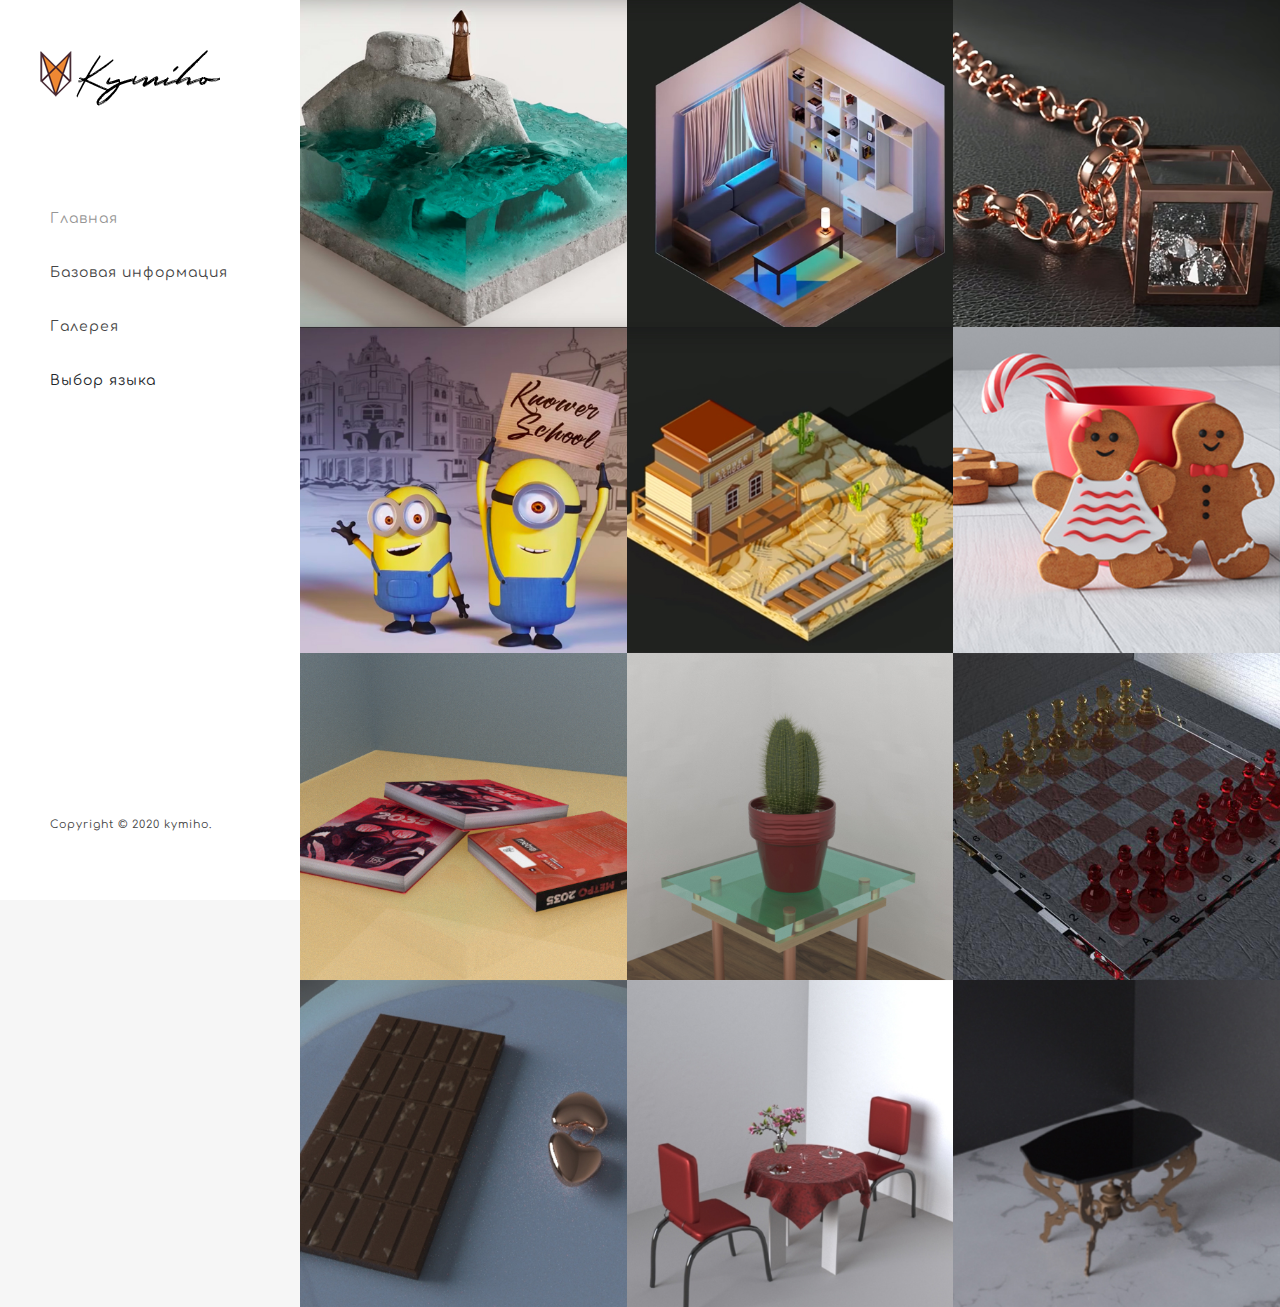
<file: index.html>
<!DOCTYPE html>
<html lang="ru">
<head>
	<title>3D modeling in 3D's Max</title>
	<meta charset="utf-8">
	<meta name="viewport" content="width=device-width, initial-scale=1.0, minimum-scale=1.0" />
	<link rel="stylesheet" type="text/css" href="css/reset.css">
	<link rel="stylesheet" type="text/css" href="css/main.css">
    <script type="text/javascript" src="js/jquery.js"></script>
    <script type="text/javascript" src="js/main.js"></script>
    <link rel="stylesheet" href="https://maxcdn.bootstrapcdn.com/bootstrap/4.0.0/css/bootstrap.min.css" integrity="sha384-Gn5384xqQ1aoWXA+058RXPxPg6fy4IWvTNh0E263XmFcJlSAwiGgFAW/dAiS6JXm" crossorigin="anonymous">
    <link href="https://fonts.googleapis.com/css?family=Comfortaa&display=swap" rel="stylesheet">
     <link rel="shortcut icon" href="img/logo.png" type="image/png">
<meta name="yandex-verification" content="d894cdd483b7d1be" />
</head>

<body>

	<header>
		<div class="logo">
			<a href="index.html"><img src="img/logo(black).png" alt="text"/></a>
		</div><!-- end logo -->

		<div id="menu_icon"></div>
		<nav>
			<ul class="menu">
				<li><a href="index.html" class="selected">Главная</a></li>
				<li><a href="html/rus/vvod.html">Базовая информация</a></li>
				<li><a href="html/galary.html">Галерея</a></li>
				<li><a>Выбор языка</a>
					<ul class="submenu">
        <li><a href="index.html">Русский язык</a></li>
        <li><a href="#">English</a></li>
      </ul>
				</li>
			</ul>
		</nav><!-- end navigation menu -->

			<div class="footer clearfix">
			<div class="rights">
				<p>Copyright © 2020 kymiho.</p>
			</div><!-- end rights -->
		</div ><!-- end footer -->
	</header>

	<section class="main clearfix">
		<div class="work">
			<a href="html/rus/1.html">
				<img src="img/work1.jpg" class="media" alt=""/>
				<div class="caption">
					<div class="work_title">
						<h1>Остров</h1>
					</div>
				</div>
			</a>
		</div>

		<div class="work">
			<a href="html/rus/2.html">
				<img src="img/work2.jpg" class="media" alt=""/>
				<div class="caption">
					<div class="work_title">
						<h1>Изометрия</h1>
					</div>
				</div>
			</a>
		</div>

		<div class="work">
			<a href="html/rus/3.html">
				<img src="img/work3.jpg" class="media" alt=""/>
				<div class="caption">
					<div class="work_title">
						<h1>Цепочка</h1>
					</div>
				</div>
			</a>
		</div>

		<div class="work">
			<a href="html/rus/4.html">
				<img src="img/work4.jpg" class="media" alt=""/>
				<div class="caption">
					<div class="work_title">
						<h1>Миньоны</h1>
					</div>
				</div>
			</a>
		</div>

		<div class="work">
			<a href="html/rus/5.html">
				<img src="img/work5.jpg" class="media" alt=""/>
				<div class="caption">
					<div class="work_title">
						<h1>Voxel Art</h1>
					</div>
				</div>
			</a>
		</div>

		<div class="work">
			<a href="html/rus/6.html">
				<img src="img/work6.jpg" class="media" alt=""/>
				<div class="caption">
					<div class="work_title">
						<h1>Пряничные человечки</h1>
					</div>
				</div>
			</a>
		</div>

		<div class="work">
			<a href="html/rus/7.html">
				<img src="img/work7.jpg" class="media" alt=""/>
				<div class="caption">
					<div class="work_title">
						<h1>Книги</h1>
					</div>
				</div>
			</a>
		</div>

		<div class="work">
			<a href="html/rus/8.html">
				<img src="img/work8.jpg" class="media" alt=""/>
				<div class="caption">
					<div class="work_title">
						<h1>Кактус</h1>
					</div>
				</div>
			</a>
		</div>

		<div class="work">
			<a href="html/rus/9.html">
				<img src="img/work9.jpg" class="media" alt=""/>
				<div class="caption">
					<div class="work_title">
						<h1>Шахматы</h1>
					</div>
				</div>
			</a>
		</div>
		<div class="work">
			<a href="html/rus/10.html">
				<img src="img/work10.jpg" class="media" alt=""/>
				<div class="caption">
					<div class="work_title">
						<h1>Шоколад и два сердечка</h1>
					</div>
				</div>
			</a>
		</div>
		<div class="work">
			<a href="html/rus/11.html">
				<img src="img/work11.jpg" class="media" alt=""/>
				<div class="caption">
					<div class="work_title">
						<h1>Стол в рестаране</h1>
					</div>
				</div>
			</a>
		</div>
		<div class="work">
			<a href="html/rus/16.html">
				<img src="img/work16.jpg" class="media" alt=""/>
				<div class="caption">
					<div class="work_title">
						<h1>Антикварный стол</h1>
					</div>
				</div>
			</a>
		</div>
	</section><!-- end main -->
	<script type="text/javascript">
		$(".five li ul").hide();
$(".five li:has('.submenu')").hover(
  function(){
  $(".five li ul").stop().fadeToggle(300);}
);
	</script>
</body>
</html>
</file>
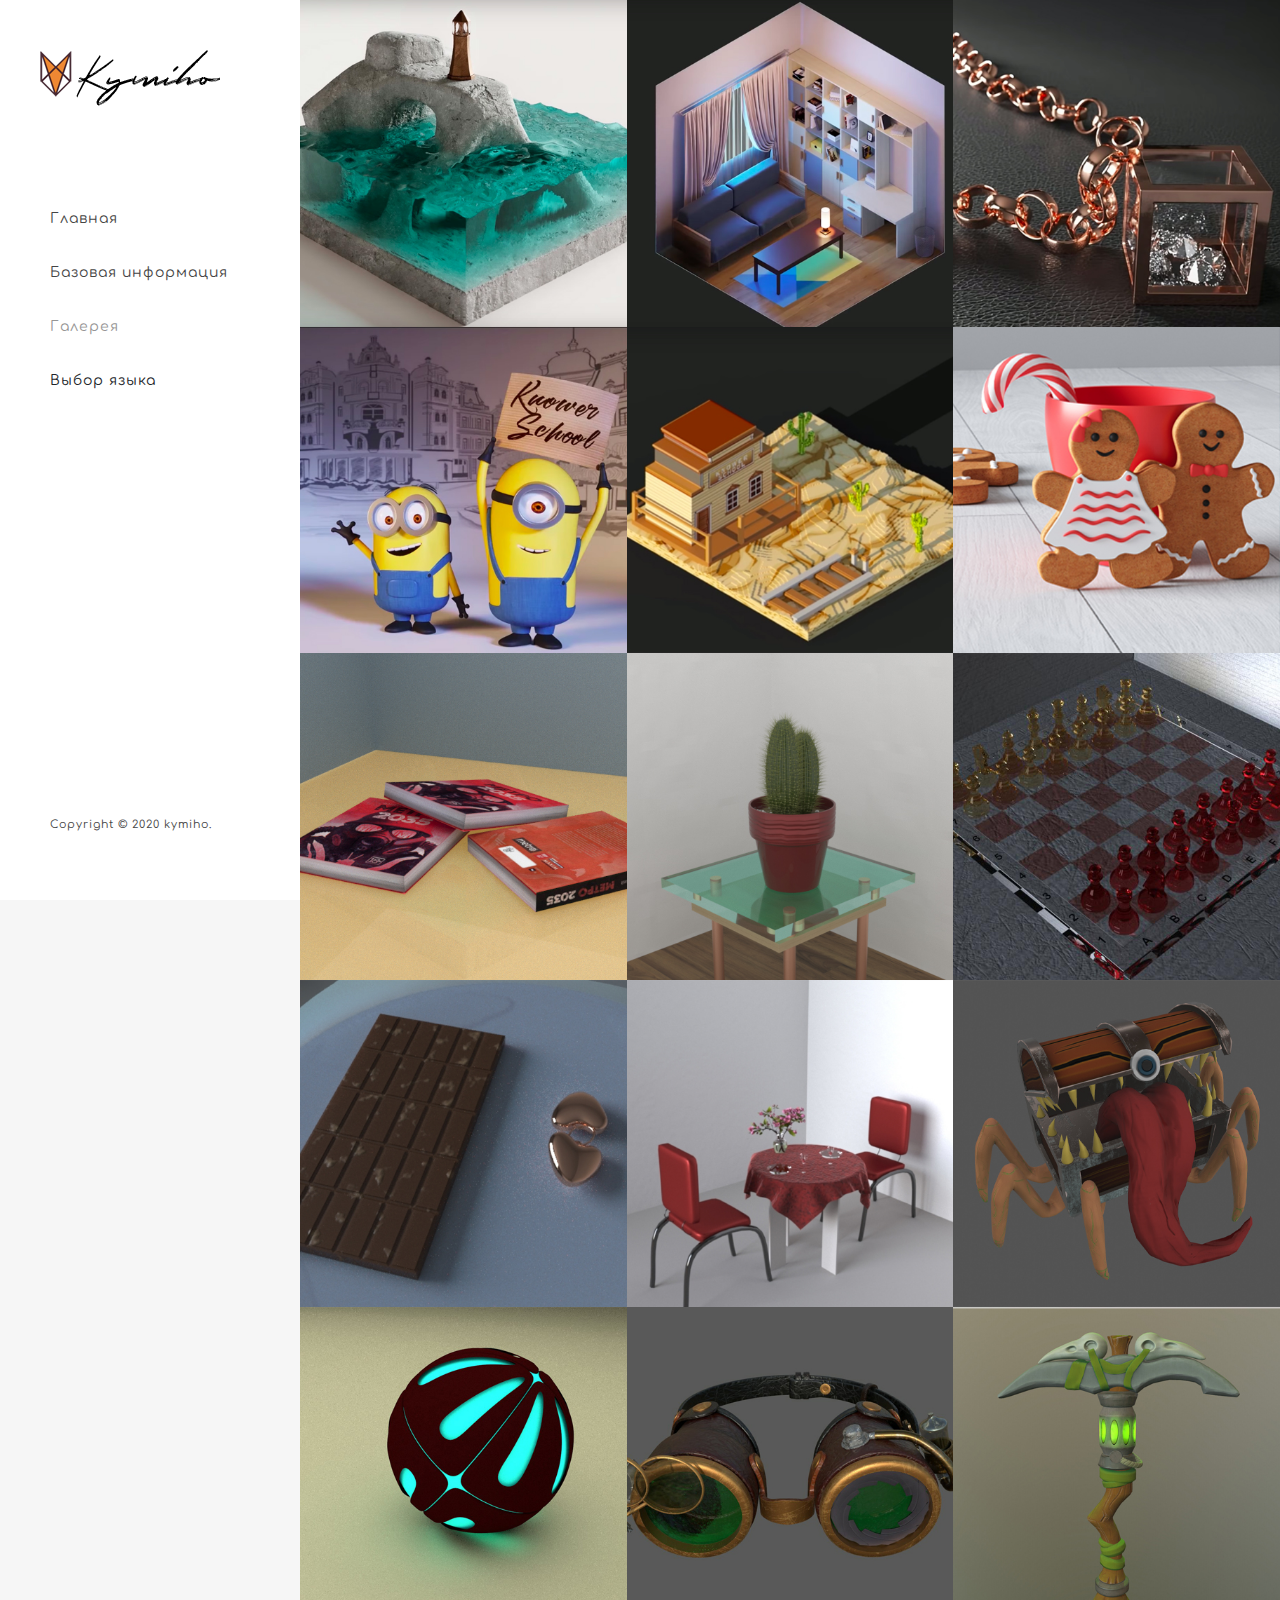
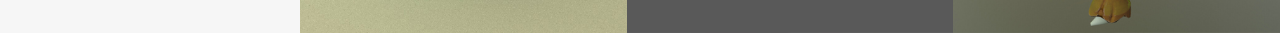
<file: html/galary.html>
<!DOCTYPE html>
<html lang="ru">
<head>
	<title>3D modeling in 3D's Max</title>
	<meta charset="utf-8">
	<meta name="viewport" content="width=device-width, initial-scale=1.0, minimum-scale=1.0" />
	<link rel="stylesheet" type="text/css" href="../css/reset.css">
	<link rel="stylesheet" type="text/css" href="../css/main.css">
    <script type="text/javascript" src="../js/jquery.js"></script>
     <link rel="stylesheet" href="https://maxcdn.bootstrapcdn.com/bootstrap/4.0.0/css/bootstrap.min.css" integrity="sha384-Gn5384xqQ1aoWXA+058RXPxPg6fy4IWvTNh0E263XmFcJlSAwiGgFAW/dAiS6JXm" crossorigin="anonymous">
    <script type="text/javascript" src="../js/main.js"></script>
    <link href="https://fonts.googleapis.com/css?family=Comfortaa&display=swap" rel="stylesheet">
     <link rel="shortcut icon" href="../img/logo.png" type="image/png">

</head>
<style type="text/css">
.top{
    width: 100%;
    height: 350px;
    overflow: hidden;
    display: block;
    position: relative;
    background: url('../img/hero_image.jpg') no-repeat;
    background-size: cover;
    -webkit-background-size: cover;
    -moz-background-size: cover;
    -o-background-size: cover;
    background-position: 50% 50%;
}  
</style>


<body>

	<header>
		<div class="logo">
			<a href="../index.html"><img src="../img/logo(black).png" title="3D modeling" alt="text"/></a>
		</div><!-- end logo -->

		<div id="menu_icon"></div>
		<nav>
			<ul>
				<li><a href="../index.html" >Главная</a></li>
				<li><a href="../html/rus/vvod.html">Базовая информация</a></li>
				<li><a href="galary.html" class="selected">Галерея</a></li>
				<li><a>Выбор языка</a>
					<ul class="submenu">
        <li><a href="../index.html" class="selected">Русский язык</a></li>
        <li><a href="#">English</a></li>
      </ul>
				</li>
			</ul>
		</nav><!-- end navigation menu -->
	<div class="footer clearfix">
			<div class="rights">
				<p>Copyright © 2020 kymiho.</p>
			</div><!-- end rights -->
		</div ><!-- end footer -->
	</header>
	<section class="main clearfix">

		<div class="work">
			<a href="../img/lessons/1.jpg" target="_blank" >
				<img src="../img/work1.jpg" class="media" alt=""/>
				<div class="caption">
					<div class="work_title">
						<h1>Остров</h1>
						<p>Knower School</p>
					</div>
				</div>
			</a>
		</div>

		<div class="work">
			<a href="../img/lessons/2.jpg" target="_blank">
				<img src="../img/work2.jpg" class="media" alt=""/>
				<div class="caption">
					<div class="work_title">
						<h1>Изометрия</h1>
						<p>Knower School</p>
					</div>
				</div>
			</a>
		</div>

		<div class="work">
			<a href="../img/lessons/3.jpg" target="_blank">
				<img src="../img/work3.jpg" class="media" alt=""/>
				<div class="caption">
					<div class="work_title">
						<h1>Цепочка</h1>
						<p>Knower School</p>
					</div>
				</div>
			</a>
		</div>

		<div class="work">
			<a href="../img/lessons/4.jpg" target="_blank">
			<img src="../img/work4.jpg" class="media" alt=""/>
				<div class="caption">
					<div class="work_title">
						<h1>Миньоны</h1>
						<p>Knower School</p>
					</div>
				</div>
			</a>
		</div>

		<div class="work">
			<a href="../img/lessons/5.jpg"target="_blank" >
				<img src="../img/work5.jpg" class="media" alt=""/>
				<div class="caption">
					<div class="work_title">
						<h1>Voxel Art</h1>
						<p>Knower School</p>
					</div>
				</div>
			</a>
		</div>

		<div class="work">
			<a href="../img/lessons/6.jpg"target="_blank" >
				<img src="../img/work6.jpg" class="media" alt=""/>
				<div class="caption">
					<div class="work_title">
						<h1>Пряничные человечки</h1>
						<p>Knower School</p>
					</div>
				</div>
			</a>
		</div>

		<div class="work">
			<a href="../img/lessons/7.jpg" target="_blank">
				<img src="../img/work7.jpg" class="media" alt=""/>
				<div class="caption">
					<div class="work_title">
						<h1>Книги</h1>
						<p>Instagram: @katyafer</p>
					</div>
				</div>
			</a>
		</div>

		<div class="work">
			<a href="../img/lessons/8.jpg"target="_blank" >
				<img src="../img/work8.jpg" class="media" alt=""/>
				<div class="caption">
					<div class="work_title">
						<h1>Кактус</h1>
					</div>
				</div>
			</a>
		</div>

		<div class="work">
			<a href="../img/lessons/9.jpg" target="_blank">
				<img src="../img/work9.jpg" class="media" alt=""/>
				<div class="caption">
					<div class="work_title">
						<h1>Шахматы</h1>
					</div>
				</div>
			</a>
		</div>
		<div class="work">
			<a href="../img/lessons/10.jpg"target="_blank" >
				<img src="../img/work10.jpg" class="media" alt=""/>
				<div class="caption">
					<div class="work_title">
						<h1>Шоколад и два сердечка</h1>
					</div>
				</div>
			</a>
		</div>
		<div class="work">
			<a href="../img/lessons/11.jpg"target="_blank" >
				<img src="../img/work11.jpg" class="media" alt=""/>
				<div class="caption">
					<div class="work_title">
						<h1>Стол в рестаране</h1>
					</div>
				</div>
			</a>
		</div>
		<div class="work">
			<a href="../img/lessons/12.jpg"target="_blank" >
				<img src="../img/work12.jpg" class="media" alt=""/>
				<div class="caption">
					<div class="work_title">
						<h1>Мимик</h1>
						<p>Instagram: @kartofaniwe_cg</p>
					</div>
				</div>
			</a>
		</div>
		<div class="work">
			<a href="../img/lessons/13.jpg"target="_blank" >
				<img src="../img/work13.jpg" class="media" alt=""/>
				<div class="caption">
					<div class="work_title">
						<h1>Сфера</h1>
						<p>Instagram: @kartofaniwe_cg</p>
					</div>
				</div>
			</a>
		</div>
		<div class="work">
			<a href="https://www.artstation.com/kartofaniwe"target="_blank" >
				<img src="../img/work14.jpg" class="media" alt=""/>
				<div class="caption">
					<div class="work_title">
						<h1>Стимпанковские очки</h1>
						<p>Instagram: @kartofaniwe_cg

						https://www.artstation.com/kartofaniwe
						</p>
					</div>
				</div>
			</a>
		</div>
		<div class="work">
			<a href="https://www.artstation.com/kartofaniwe"target="_blank"" target="_blank">
				<img src="../img/work15.jpg" class="media" alt=""/>
				<div class="caption">
					<div class="work_title">
						<h1>Кирка</h1>
						<p>Instagram: @kartofaniwe_cg

						https://www.artstation.com/kartofaniwe
						</p>
					</div>
				</div>
			</a>
		</div>
	</section><!-- end main -->
	
</body>
</html>
</file>
<file: css/main.css>
/*  Fonts  */
@font-face {
    font-family: Comfortaa;
    font-weight: normal;
    font-style: normal;

}




/*  General CSS*/
body{
    background: #fff;
}

.wrapper{
    width: 92.72727272727273%;
    margin: 0 auto;
}

header ul.social li a,
.main .work a .caption,
header nav ul li a{
    transition:all .1s linear;
    -webkit-transition:all .1s linear;
    -moz-transition:all .1s linear;
    -o-transition:all .1s linear;
}

h1, h2, h3, h4, h5 ,h6{
    color: #4b4848;
    font-family: Comfortaa;
    letter-spacing: 1px;
}

h1              { font-size: 2em; margin: .67em 0 }
h2              { font-size: 1.5em; margin: .75em 0 }
h3              { font-size: 1.17em; margin: .83em 0 }
h5              { font-size: .83em; margin: 1.5em 0 }
h6              { font-size: .75em; margin: 1.67em 0 }
h1, h2, h3, h4,
h5, h6          { font-weight: bolder }

.clearfix:before,  
.clearfix:after {  
    content: " ";  
    display: table;  
}  
.clearfix:after {  
    clear: both;  
}  
 
.clearfix {  
    *zoom: 1;  
}




/*  Header  */
@media (min-width:1099px){
    header{
        display: block;
        position: fixed;
        top: 0;
        left: 0;
        width: 300px;
        min-height: 100%;
        padding: 0 0 0 50px;
        background: #ffffff; 
        float: left;
        overflow: hidden;
        z-index: 9999;
    }

    header .logo{
        margin-top: 50px;
        margin-left: -45px;
    }

    header nav ul{
        display: block;
        overflow: hidden;
        margin-top: 100px;
        list-style: none;
    }

    header nav ul li{
        display: block;
        margin-bottom: 30px;
    }

    header nav ul li a{
        color: #454545;
        font-family: Comfortaa;
        font-size: 14px;
        text-decoration: none;
        letter-spacing: 1px;
    }

    header nav ul li a:hover,
    header nav ul li a.selected{
        color: #969595;
    }

     header .footer{
        position: absolute;
        bottom: 50px;
    }

    header ul.social{
        list-style: none;
        margin-bottom: 5px;
    }

    header ul.social li{
        display: block;
        float: left;
        position: relative;
        margin: 0 15px 15px 0;
    }


    header ul.social li a{
        display: block;
        width: 30px;
        height: 30px;
        background: url('../img/sm.png') no-repeat;
        background-position: 0 0;
    }


    header ul.social li a:hover{
        background: url('../img/sm_hover.png') no-repeat;
    }



    header ul.social li a.fb,
    header ul.social li a.fb:hover{
        background-position: 0 0;
    }


    header ul.social li a.google,
    header ul.social li a.google:hover{
        background-position: -31px 0;
    }

    header ul.social li a.behance,
    header ul.social li a.behance:hover{
        background-position: -62px 0;
    }

    header ul.social li a.twitter,
    header ul.social li a.twitter:hover{
        background-position: -93px 0;
    }

    header ul.social li a.dribble,
    header ul.social li a.dribble:hover{
        background-position: -124px 0;
    }

    header ul.social li a.rss,
    header ul.social li a.rss:hover{
        background-position: -155px 0;
    }

    header .rights p{
        color: #454545;
      font-family: Comfortaa;
        font-size: 11px;
        letter-spacing: 1px;
        line-height: 18px;
    }

    header .rights a{
        font-family: Comfortaa;
        font-weight: bold;
        text-decoration: none;
    }
    #menu_icon,
    .close_menu{
        display: none;
    }

}

#menu_icon,
.close_menu{
    float: right;
    margin-right: 40px;
    width: 40px;
    height: 40px;
    cursor: pointer;
    background: url('../img/men_icons.png') no-repeat;
}

#menu_icon{    
    background-position: 0 0;
}
.close_menu{
    background-position: -41px 0!important;
}

ul.submenu {
    display: none;
    margin-top: 0;
}

ul.menu > li:hover > ul.submenu {
    display: block;
}

/*  Main  */
.main{
    width: 100%;
    height: 100%;
    padding-left: 300px;
    -moz-box-sizing: border-box;
    -webkit-box-sizing: border-box;
    box-sizing: border-box;
    position: relative;
    z-index: 55;
    background: #f6f6f6;
    clear: both;
}


/*  Home/portfolio  */
.main .work{
    display: block;
    width: 33.33333333333333%;
    height: auto;
    float: left;
    position: relative;
    overflow: hidden;
}

.main .work .media{
    width: 100%;
    vertical-align: middle;
}

.main .work .caption{
    position: absolute;
    display: block;
    width: 100%;
    height: 100%;
    top: 0; 
    left: 0;
    background: #ffffff;
    opacity: 0;
}


.main .work a:hover .caption{
    opacity: 1;
}


.work .caption .work_title{
    display: block;
    width: 100%;
    position: absolute;
    text-align: center;
    top: 50%;
    margin-top: -40px;
}

.main .work .caption h1{
    position: relative;
    display: inline-block;
    max-width: 90%;
    padding: 20px 0;
    z-index: 77;
    font-family: Comfortaa;
    font-size: 16px;
    letter-spacing: .5px;
    border-bottom: 1px solid #bfbbbb;
    border-top: 1px solid #bfbbbb;
}







/*  Inner Page  */
.top{
    width: 100%;
    height: 350px;
    overflow: hidden;
    display: block;
    position: relative;
    background: url('../img/hero_image.jpg') no-repeat;
    background-size: cover;
    -webkit-background-size: cover;
    -moz-background-size: cover;
    -o-background-size: cover;
    background-position: 50% 50%;
}

.work_nav{
    display: block;
    width: 100%;
}

.work_nav .btn{
    float: right;
}

.work_nav ul{
    list-style: none;
}

.work_nav ul li{
    display: block;
    float: left;
    margin: 0 0 1px 1px;
    position: relative;
}

.work_nav a{
    display: block;
    width: 40px;
    height: 40px;
    background-position: 0 0;
}

.work_nav a.previous{
    background-position: 0 0;
}

.work_nav a.grid{
    background-position: -41px 0;
}

.work_nav a.next{
    background-position: -82px 0;
}

.top .title{
    display: block;
    width: 100%;color: #4b4848;
    font-family: Comfortaa;
    font-size: 26px;
    font-weight: bold;
    background: rgba(255, 255, 255, .7);
    padding: 20px;
    text-transform: uppercase;
    line-height: 30px;
    margin: 0!important;
    overflow: hidden;

    -webkit-box-sizing: border-box;
    -moz-box-sizing: border-box;
    -ms-box-sizing: border-box;
    box-sizing: border-box;

}

.content_header{
    position: absolute;
    bottom: 0;
    margin: 0 auto;
    left: 50%;
    margin-left: -46.36363636363637%;
}

.content{
    color: #4b4848;
    font-family: Comfortaa;
    font-size: 15px;
    line-height: 22px;
    padding: 60px 30px;
    background: #fff;

    -webkit-box-sizing: border-box;
    -moz-box-sizing: border-box;
    -ms-box-sizing: border-box;
    box-sizing: border-box;
}

.content p{
    color: #4b4848;
 font-family: Comfortaa;
    font-size: 15px;
    line-height: 24px;
    margin-bottom: 60px;
}

.content h1,
.content h2,
.content h3,
.content h4,
.content h5,
.content h6{
    color: #4b4848;
    font-family: Comfortaa;
    font-weight: bold;
    line-height: 28px;
    margin-bottom: 30px;

}


/*  Responsive code  */
@media (max-width:1099px){

    header{
        display: block;
        width: 100%;
        min-height: 100px;
        padding: 0;
        position: relative;
    }
    header .logo{
        margin: 20px 0 0 0;
        float: left;
    }
    header .footer{
        display: none;
    }
    header #menu_icon,
    header .close_menu{
        float: right;
        margin: 30px 30px 0 0;
    }
    
    header nav{
        width: 100%;
        position: absolute;
        top: 100px;
        left: 0;
        z-index: 9999;
    }

    header nav ul{
        list-style: none;
        display: none;
        position: relative;
    }
    header nav ul li a{
        display: block;
        width: 100%;
        padding: 30px 0;
        text-align: center;
        color: #454545;
       font-family: Comfortaa;
        font-size: 14px;
        text-decoration: none;
        border-top: 1px solid #f7f5f5;
        background: #fff;
    }
    header nav ul li a:active{
        background: #f7f5f5;
    }
    #menu_icon,
    .close_menu,
    .show_menu{
        display: block;
    }
    .show_menu{
        display: block;
    }

    .main .work{
        width: 50%;
    }
    .main{
        width: 100%;
        position: relative;
        padding-left: 0;
    }
    #map{
        margin: 0!important;
    }
}

@media (max-width:550px){
     .main .work{
        width: 100%;
    }
}
</file>
